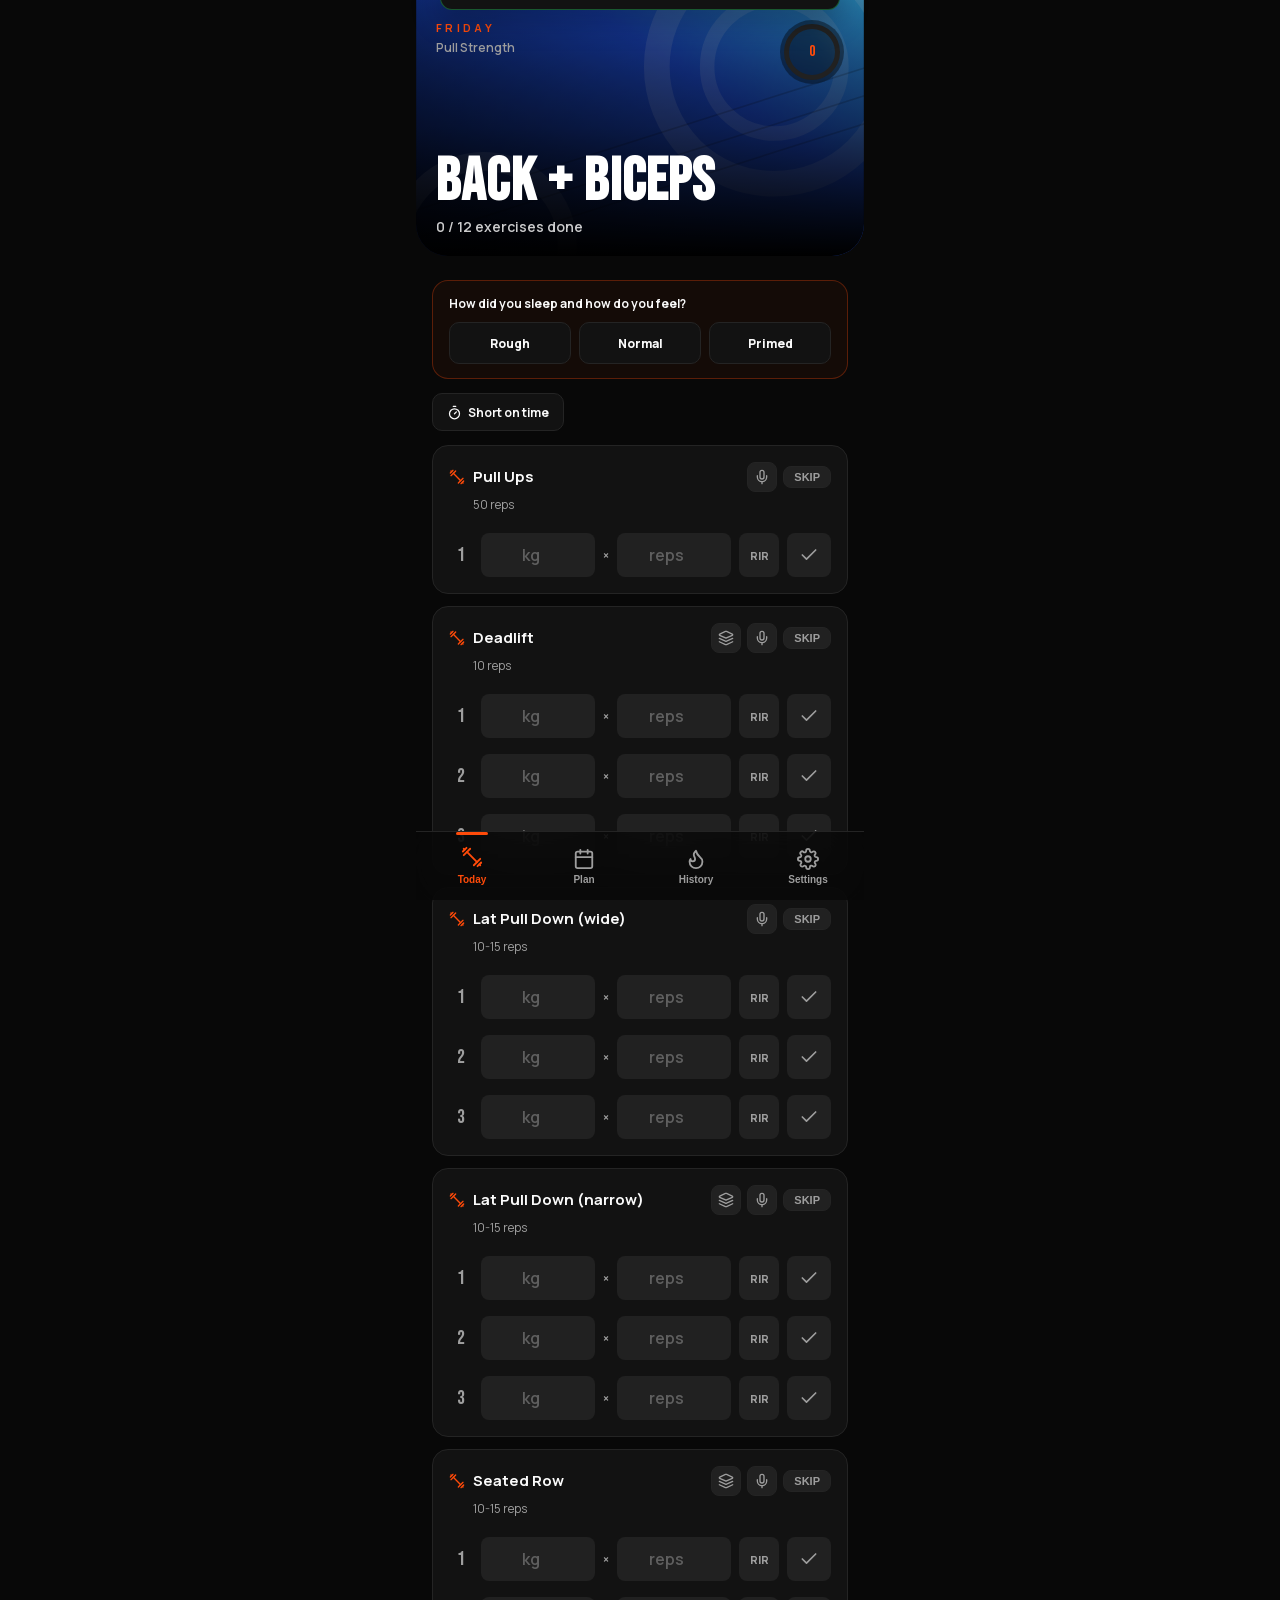
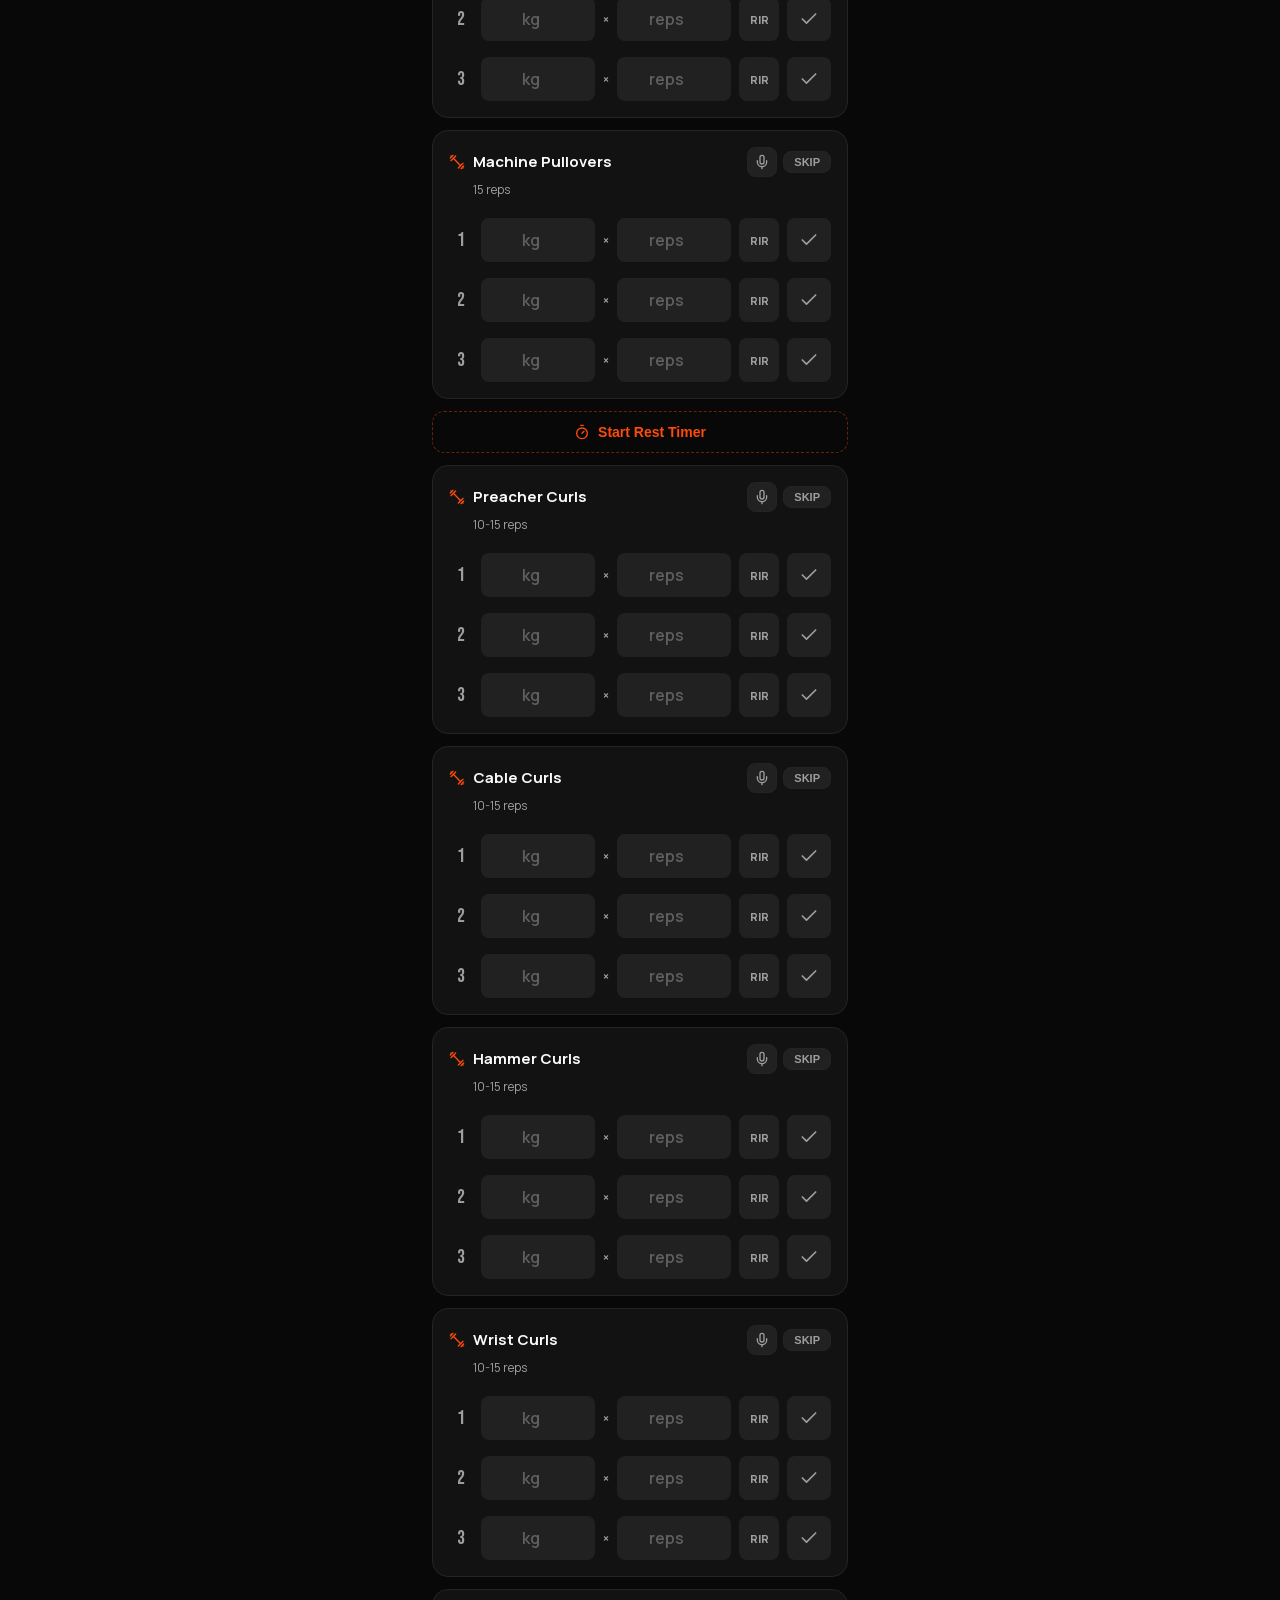
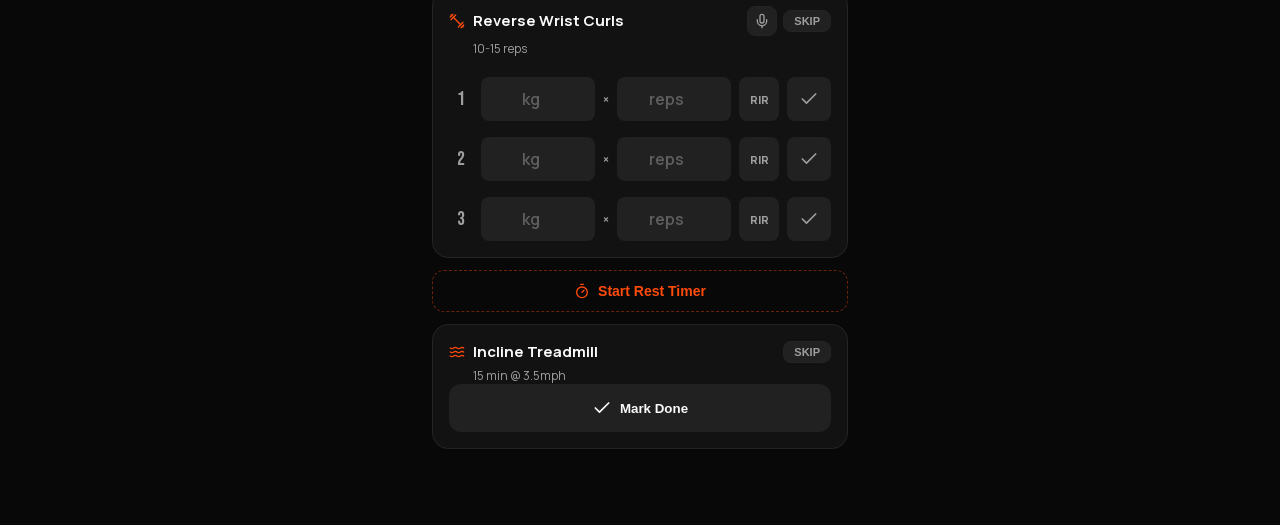
<file: index.html>
<!DOCTYPE html>
<html lang="en" class="dark">
<head>
  <meta charset="UTF-8" />
  <meta name="viewport" content="width=device-width, initial-scale=1.0, maximum-scale=1.0, user-scalable=no" />
  <meta name="theme-color" content="#0a0a0a" />
  <meta name="description" content="Iron Log — the gym-floor logbook. Opens instantly, works offline, remembers what you lifted last time." />
  <title>Iron Log</title>

  <link rel="manifest" href="manifest.webmanifest" />
  <link rel="icon" type="image/png" sizes="192x192" href="icons/icon-192.png" />
  <link rel="apple-touch-icon" href="icons/apple-touch-icon.png" />
  <meta name="apple-mobile-web-app-capable" content="yes" />
  <meta name="apple-mobile-web-app-status-bar-style" content="black-translucent" />
  <meta name="apple-mobile-web-app-title" content="Iron Log" />

  <link rel="stylesheet" href="css/styles.css" />
</head>
<body>
  <div class="app">
    <div id="view"></div>
    <nav>
      <div class="nav-grid" id="nav"></div>
    </nav>
  </div>

  <div id="toast">
    <span id="toast-icon"></span>
    <div>
      <div class="tt" id="toast-title"></div>
      <div class="ts" id="toast-sub"></div>
    </div>
  </div>

  <!-- Scripts loaded sequentially in dependency order -->
  <script src="js/i18n.js"></script>
  <script src="js/data.js"></script>
  <script src="js/state.js"></script>
  <script src="js/coach.js"></script>
  <script src="js/insights.js"></script>
  <script src="js/charts.js"></script>
  <script src="js/qr.js"></script>
  <script src="js/share.js"></script>
  <script src="js/importers.js"></script>
  <script src="js/card.js"></script>
  <script src="js/voice.js"></script>
  <script src="js/ui.js"></script>
  <script src="js/app.js"></script>
</body>
</html>
</file>
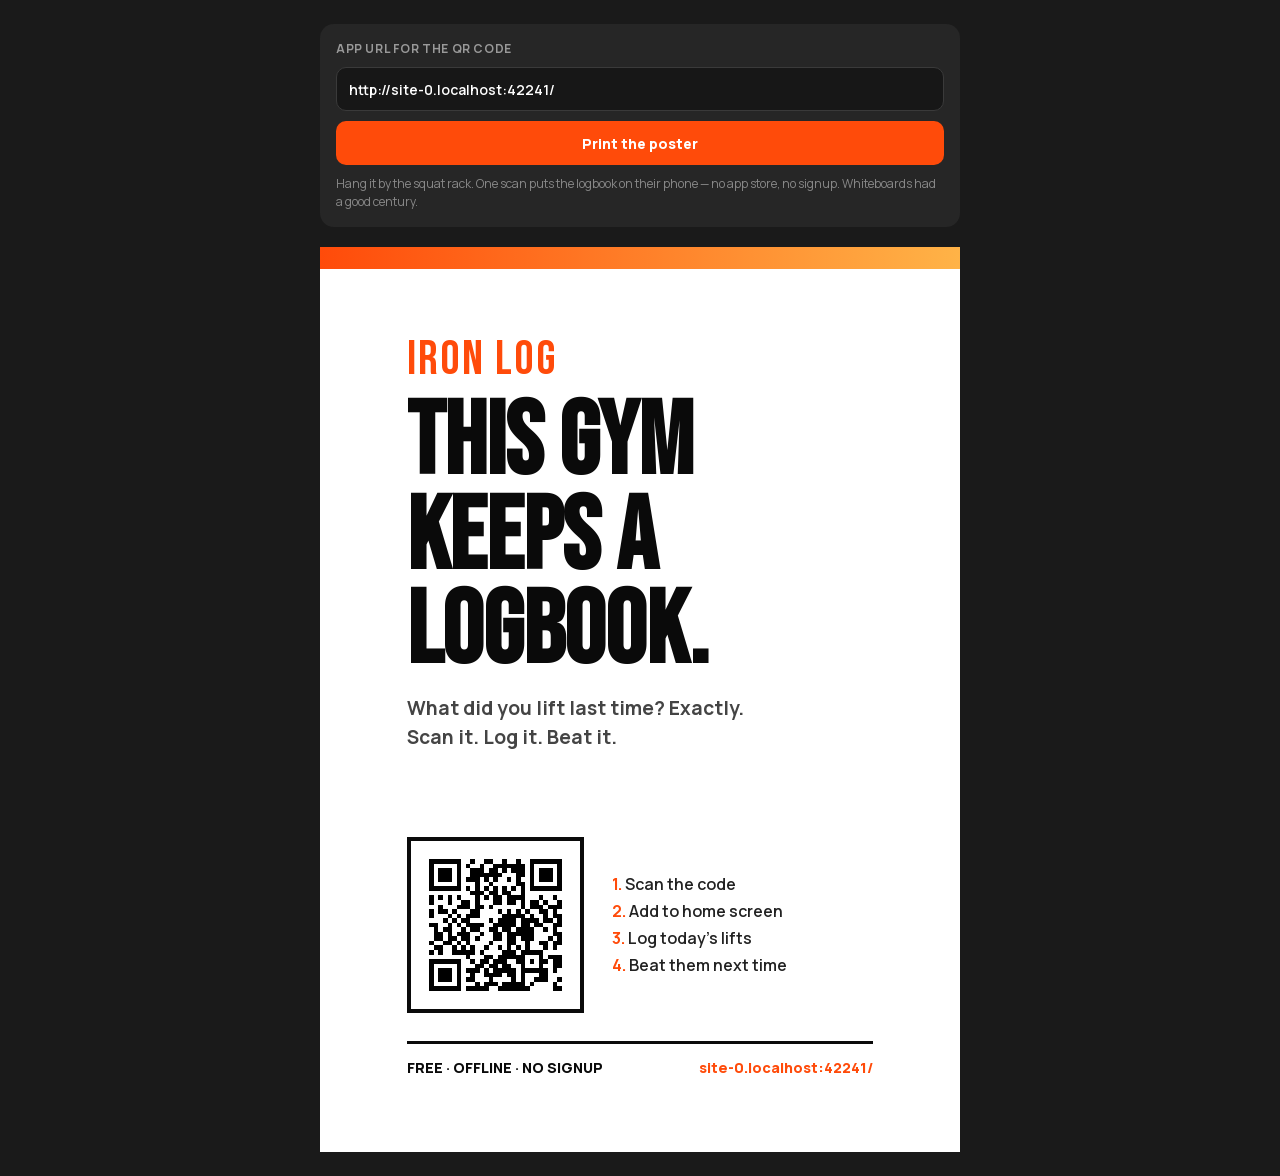
<file: poster.html>
<!DOCTYPE html>
<html lang="en">
<head>
<meta charset="UTF-8" />
<meta name="viewport" content="width=device-width, initial-scale=1.0" />
<title>Iron Log — Gym Poster</title>
<style>
  @font-face {
    font-family: 'Bebas Neue';
    src: url('fonts/bebas-neue.woff2') format('woff2');
    font-weight: 400;
    font-display: swap;
  }
  @font-face {
    font-family: 'Manrope';
    src: url('fonts/manrope.woff2') format('woff2');
    font-weight: 200 800;
    font-display: swap;
  }
  * { box-sizing: border-box; margin: 0; padding: 0; }
  body {
    font-family: 'Manrope', -apple-system, sans-serif;
    background: #1a1a1a;
    display: flex;
    flex-direction: column;
    align-items: center;
    padding: 24px 16px;
    gap: 20px;
  }
  .controls {
    width: 100%;
    max-width: 640px;
    background: #262626;
    color: #eee;
    border-radius: 14px;
    padding: 16px;
    display: flex;
    flex-direction: column;
    gap: 10px;
  }
  .controls label { font-size: 12px; font-weight: 700; letter-spacing: .05em; text-transform: uppercase; color: #999; }
  .controls input {
    height: 44px;
    border-radius: 10px;
    border: 1px solid #3a3a3a;
    background: #171717;
    color: #fff;
    font-family: inherit;
    font-size: 14px;
    font-weight: 600;
    padding: 0 12px;
    outline: none;
  }
  .controls .row { display: flex; gap: 8px; }
  .controls button {
    flex: 1;
    height: 44px;
    border: none;
    border-radius: 10px;
    background: #ff4b0a;
    color: #fff;
    font-family: inherit;
    font-size: 14px;
    font-weight: 800;
    cursor: pointer;
  }
  .controls .hint { font-size: 12px; color: #888; line-height: 1.5; }
  .controls .err { color: #ff6b4a; font-size: 12px; font-weight: 700; display: none; }

  /* The poster itself — A4 portrait proportions */
  .poster {
    width: 640px;
    max-width: 100%;
    aspect-ratio: 210 / 297;
    background: #ffffff;
    color: #0a0a0a;
    display: flex;
    flex-direction: column;
    padding: 6% 7%;
    position: relative;
    overflow: hidden;
  }
  .poster .bar { position: absolute; top: 0; left: 0; right: 0; height: 2.4%; background: linear-gradient(90deg, #ff4b0a, #ffb347); }
  .poster .brand { font-family: 'Bebas Neue'; font-size: 300%; letter-spacing: .04em; color: #ff4b0a; margin-top: 2%; }
  .poster h1 {
    font-family: 'Bebas Neue';
    font-size: 640%;
    line-height: .92;
    text-transform: uppercase;
    margin-top: 2%;
  }
  .poster .sub { font-size: 120%; font-weight: 700; color: #444; margin-top: 3%; line-height: 1.5; }
  .poster .qr-zone { display: flex; align-items: center; gap: 6%; margin-top: auto; }
  .poster canvas { width: 38%; height: auto; image-rendering: pixelated; border: 4px solid #0a0a0a; }
  .poster .steps { flex: 1; font-size: 100%; font-weight: 600; color: #222; line-height: 1.7; }
  .poster .steps b { color: #ff4b0a; }
  .poster .foot { margin-top: 6%; padding-top: 3%; border-top: 3px solid #0a0a0a; display: flex; justify-content: space-between; font-weight: 800; font-size: 90%; }
  .poster .url { color: #ff4b0a; word-break: break-all; }

  @media print {
    body { background: #fff; padding: 0; }
    .controls { display: none; }
    .poster { width: 100%; aspect-ratio: auto; min-height: 96vh; }
  }
</style>
</head>
<body>
  <div class="controls">
    <label for="url">App URL for the QR code</label>
    <input id="url" spellcheck="false" />
    <div class="err" id="err">URL too long for a QR code (max ~100 characters) — use a shorter link.</div>
    <div class="row">
      <button id="print">Print the poster</button>
    </div>
    <div class="hint">Hang it by the squat rack. One scan puts the logbook on their phone —
      no app store, no signup. Whiteboards had a good century.</div>
  </div>

  <div class="poster" id="poster">
    <div class="bar"></div>
    <div class="brand">IRON LOG</div>
    <h1>This gym<br/>keeps a<br/>logbook.</h1>
    <div class="sub">What did you lift last time? Exactly.<br/>Scan it. Log it. Beat it.</div>
    <div class="qr-zone">
      <canvas id="qr"></canvas>
      <div class="steps">
        <b>1.</b> Scan the code<br/>
        <b>2.</b> Add to home screen<br/>
        <b>3.</b> Log today's lifts<br/>
        <b>4.</b> Beat them next time
      </div>
    </div>
    <div class="foot"><span>FREE · OFFLINE · NO SIGNUP</span><span class="url" id="url-label"></span></div>
  </div>

<script src="js/qr.js"></script>
<script>
  const input = document.getElementById('url');
  const err = document.getElementById('err');
  const label = document.getElementById('url-label');

  function defaultUrl() {
    return location.origin + location.pathname.replace(/poster\.html$/, '');
  }

  function redraw() {
    const url = input.value.trim();
    const ok = url && qrToCanvas(document.getElementById('qr'), url, 8, 4);
    err.style.display = ok || !url ? 'none' : 'block';
    label.textContent = url.replace(/^https?:\/\//, '');
  }

  input.value = defaultUrl();
  input.addEventListener('input', redraw);
  document.getElementById('print').addEventListener('click', () => window.print());
  redraw();
</script>
</body>
</html>
</file>
<file: css/styles.css>
/* Self-hosted type — no foreign server is load-bearing (IL-02) */
@font-face {
    font-family: 'Bebas Neue';
    font-style: normal;
    font-weight: 400;
    font-display: swap;
    src: url('../fonts/bebas-neue.woff2') format('woff2');
  }

  @font-face {
    font-family: 'Manrope';
    font-style: normal;
    font-weight: 200 800;
    font-display: swap;
    src: url('../fonts/manrope.woff2') format('woff2');
  }

  :root {
    --background: 0 0% 98%;
    --foreground: 0 0% 4%;
    --card: 0 0% 100%;
    --border: 0 0% 89%;
    --primary: 16 100% 50%;
    --primary-foreground: 0 0% 100%;
    --secondary: 0 0% 94%;
    --muted: 0 0% 94%;
    --muted-foreground: 0 0% 42%;
    --success: 142 72% 38%;
    --success-foreground: 0 0% 100%;
    --destructive: 0 84% 60%;
    --radius: 0.75rem;
  }
  
  html.dark {
    --background: 0 0% 3%;
    --foreground: 0 0% 98%;
    --card: 0 0% 7%;
    --border: 0 0% 14%;
    --primary: 16 100% 52%;
    --primary-foreground: 0 0% 100%;
    --secondary: 0 0% 13%;
    --muted: 0 0% 13%;
    --muted-foreground: 0 0% 62%;
    --success: 142 68% 45%;
    --success-foreground: 0 0% 4%;
    --destructive: 0 72% 51%;
  }
  
  * {
    box-sizing: border-box;
    margin: 0;
    padding: 0;
    -webkit-tap-highlight-color: transparent;
  }
  
  body {
    font-family: 'Manrope', -apple-system, BlinkMacSystemFont, sans-serif;
    background: hsl(var(--background));
    color: hsl(var(--foreground));
    -webkit-font-smoothing: antialiased;
    overscroll-behavior-y: none;
  }
  
  input {
    font-family: inherit;
  }
  
  .app {
    position: relative;
    margin: 0 auto;
    width: 100%;
    max-width: 448px;
    min-height: 100vh;
    background: hsl(var(--background));
    padding-bottom: 76px;
    overflow-x: hidden;
  }
  
  .display {
    font-family: 'Bebas Neue', sans-serif;
    letter-spacing: .02em;
  }
  
  .eyebrow {
    font-size: 11px;
    letter-spacing: .3em;
    text-transform: uppercase;
    font-weight: 700;
    color: hsl(var(--primary));
  }
  
  .muted {
    color: hsl(var(--muted-foreground));
  }
  
  ::selection {
    background: hsl(var(--primary));
    color: hsl(var(--primary-foreground));
  }
  
  .no-sb::-webkit-scrollbar {
    display: none;
  }
  
  .no-sb {
    -ms-overflow-style: none;
    scrollbar-width: none;
  }
  
  svg {
    display: block;
  }
  
  /* Nav */
  nav {
    position: fixed;
    bottom: 0;
    left: 50%;
    transform: translateX(-50%);
    width: 100%;
    max-width: 448px;
    z-index: 50;
    border-top: 1px solid hsl(var(--border));
    background: hsl(var(--background) / .8);
    backdrop-filter: blur(24px);
  }
  
  .nav-grid {
    display: grid;
    grid-template-columns: repeat(4, 1fr);
    height: 68px;
  }
  
  .nav-btn {
    position: relative;
    display: flex;
    flex-direction: column;
    align-items: center;
    justify-content: center;
    gap: 4px;
    border: none;
    background: none;
    cursor: pointer;
    color: hsl(var(--muted-foreground));
  }
  
  .nav-btn .lbl {
    font-size: 10px;
    font-weight: 700;
  }
  
  .nav-btn.active {
    color: hsl(var(--primary));
  }
  
  .nav-btn .bar {
    position: absolute;
    top: 0;
    height: 3px;
    width: 32px;
    border-radius: 99px;
    background: hsl(var(--primary));
    opacity: 0;
    transition: opacity .2s;
  }
  
  .nav-btn.active .bar {
    opacity: 1;
  }
  
  .nav-btn.active svg {
    transform: translateY(-2px);
  }
  
  .nav-btn svg {
    transition: transform .2s;
  }
  
  /* Hero */
  .hero {
    position: relative;
    height: 256px;
    width: 100%;
    overflow: hidden;
    border-bottom-left-radius: 2rem;
    border-bottom-right-radius: 2rem;
  }
  
  .hero img {
    position: absolute;
    inset: 0;
    width: 100%;
    height: 100%;
    object-fit: cover;
  }
  
  .hero .ov {
    position: absolute;
    inset: 0;
    background: linear-gradient(to top, #000, rgba(0,0,0,.5), rgba(0,0,0,.2));
  }
  
  .hero .top {
    position: absolute;
    top: 20px;
    left: 20px;
    right: 20px;
    display: flex;
    justify-content: space-between;
    align-items: flex-start;
  }
  
  .hero .bot {
    position: absolute;
    bottom: 20px;
    left: 20px;
    right: 20px;
  }
  
  .hero h1 {
    font-size: 60px;
    line-height: .9;
    text-transform: uppercase;
    color: #fff;
  }
  
  .px {
    padding-left: 16px;
    padding-right: 16px;
  }
  
  .card {
    border-radius: 16px;
    border: 1px solid hsl(var(--border));
    background: hsl(var(--card));
    padding: 16px;
  }
  
  .card.done {
    border-color: hsl(var(--success) / .4);
    background: hsl(var(--success) / .06);
  }
  
  .ex-head {
    display: flex;
    align-items: center;
    gap: 8px;
  }
  
  .ex-name {
    font-weight: 700;
    font-size: 15px;
    line-height: 1.1;
  }
  
  .ex-target {
    font-size: 12px;
    margin-top: 4px;
    margin-left: 24px;
    color: hsl(var(--muted-foreground));
  }
  
  .prev-hint {
    display: flex;
    align-items: center;
    gap: 6px;
    margin: 12px 0;
    margin-left: 24px;
    font-size: 11px;
    font-weight: 600;
    color: hsl(var(--primary) / .9);
  }
  
  .prev-hint .v {
    color: hsl(var(--muted-foreground));
  }
  
  .setrow {
    display: flex;
    align-items: center;
    gap: 8px;
    margin-top: 8px;
  }
  
  .setnum {
    width: 24px;
    text-align: center;
    font-family: 'Bebas Neue';
    font-size: 20px;
    color: hsl(var(--muted-foreground));
  }
  
  .setrow input {
    width: 100%;
    height: 44px;
    border-radius: 8px;
    border: none;
    background: hsl(var(--secondary));
    text-align: center;
    font-weight: 700;
    font-size: 16px;
    color: hsl(var(--foreground));
    outline: none;
  }
  
  .setrow input:focus {
    box-shadow: 0 0 0 2px hsl(var(--primary));
  }
  
  .setrow input::placeholder {
    color: hsl(var(--muted-foreground) / .5);
    font-weight: 600;
  }
  
  .setcell {
    flex: 1;
  }
  
  .xsign {
    color: hsl(var(--muted-foreground));
    font-size: 12px;
    font-weight: 700;
  }
  
  .checkbtn {
    height: 44px;
    width: 44px;
    flex-shrink: 0;
    border-radius: 8px;
    border: none;
    display: flex;
    align-items: center;
    justify-content: center;
    background: hsl(var(--secondary));
    color: hsl(var(--muted-foreground));
    cursor: pointer;
    transition: transform .12s;
  }
  
  .checkbtn:active {
    transform: scale(.9);
  }
  
  .checkbtn.on {
    background: hsl(var(--success));
    color: hsl(var(--success-foreground));
  }
  
  .simplebtn {
    width: 100%;
    height: 48px;
    border-radius: 12px;
    border: none;
    font-weight: 700;
    display: flex;
    align-items: center;
    justify-content: center;
    gap: 8px;
    background: hsl(var(--secondary));
    color: hsl(var(--foreground));
    cursor: pointer;
    transition: transform .12s;
  }
  
  .simplebtn:active {
    transform: scale(.98);
  }
  
  .simplebtn.on {
    background: hsl(var(--success));
    color: hsl(var(--success-foreground));
  }
  
  .breakbtn {
    width: 100%;
    display: flex;
    align-items: center;
    justify-content: center;
    gap: 8px;
    padding: 12px 0;
    border-radius: 12px;
    border: 1px dashed hsl(var(--primary) / .4);
    background: none;
    color: hsl(var(--primary));
    font-weight: 700;
    font-size: 14px;
    cursor: pointer;
    transition: transform .12s;
  }
  
  .breakbtn:active {
    transform: scale(.98);
  }
  
  .stack {
    display: flex;
    flex-direction: column;
    gap: 12px;
  }
  
  .banner {
    margin-bottom: 20px;
    border-radius: 16px;
    background: hsl(var(--success) / .1);
    border: 1px solid hsl(var(--success) / .3);
    padding: 16px;
    display: flex;
    align-items: center;
    gap: 12px;
  }
  
  .banner .t {
    font-weight: 700;
    color: hsl(var(--success));
  }
  
  .banner .s {
    font-size: 12px;
    color: hsl(var(--muted-foreground));
  }
  
  /* Rest Timer Overlay */
  .overlay {
    position: fixed;
    inset: 0;
    z-index: 100;
    display: flex;
    align-items: center;
    justify-content: center;
    background: rgba(0,0,0,.8);
    backdrop-filter: blur(16px);
    padding: 24px;
  }
  
  .timer-num {
    font-family: 'Bebas Neue';
    line-height: 1;
    color: #fff;
    font-size: clamp(6rem, 30vw, 10rem);
  }
  
  .timer-num.danger {
    color: hsl(var(--destructive));
  }
  
  .timer-num.done {
    color: hsl(var(--success));
  }
  
  .timer-actions {
    display: flex;
    gap: 12px;
    margin-top: 32px;
  }
  
  .timer-actions button {
    flex: 1;
    height: 56px;
    border-radius: 12px;
    border: none;
    font-weight: 700;
    display: flex;
    align-items: center;
    justify-content: center;
    gap: 6px;
    cursor: pointer;
    transition: transform .12s;
  }
  
  .timer-actions button:active {
    transform: scale(.95);
  }
  
  .btn-ghost {
    background: rgba(255,255,255,.1);
    color: #fff;
  }
  
  .btn-primary {
    background: hsl(var(--primary));
    color: hsl(var(--primary-foreground));
  }
  
  /* Progress Ring Smoothness */
  .ring-wrap {
    border-radius: 99px;
    background: rgba(0, 0, 0, .4);
    backdrop-filter: blur(8px);
    padding: 4px;
    display: inline-flex;
    align-items: center;
    justify-content: center;
  }
  
  .ring-container {
    position: relative;
    display: inline-flex;
    align-items: center;
    justify-content: center;
    width: 56px;
    height: 56px;
    flex-shrink: 0;
  }
  
  .ring-label {
    position: absolute;
    inset: 0;
    display: flex;
    align-items: center;
    justify-content: center;
    font-family: 'Bebas Neue', sans-serif;
    font-size: 16px;
    line-height: 1;
    text-align: center;
    pointer-events: none;
    font-variant-numeric: tabular-nums;
  }
  
  /* Week View */
  .pill {
    flex-shrink: 0;
    height: 64px;
    width: 56px;
    border-radius: 16px;
    display: flex;
    flex-direction: column;
    align-items: center;
    justify-content: center;
    gap: 4px;
    border: 1px solid hsl(var(--border));
    background: hsl(var(--card));
    cursor: pointer;
    transition: transform .1s;
  }
  
  .pill:active {
    transform: scale(.95);
  }
  
  .pill.active {
    background: hsl(var(--primary));
    border-color: hsl(var(--primary));
  }
  
  .pill .d {
    font-family: 'Bebas Neue';
    font-size: 24px;
    line-height: 1;
    color: hsl(var(--primary));
  }

  .pill.active .d {
    color: #ffffff !important;
  }
  
  .dot {
    width: 6px;
    height: 6px;
    border-radius: 99px;
    background: hsl(var(--primary));
  }
  
  .pill.active .dot {
    background: #ffffff !important;
  }
  
  /* Moon Icon (Inactive State) */
  .pill .moon-icon {
    color: hsl(var(--muted-foreground));
    opacity: 1 !important;
  }

  .pill .moon-icon svg {
    stroke: hsl(var(--muted-foreground));
  }
  
  /* Moon Icon (Active State) */
  .pill.active .moon-icon,
  .pill.active .moon-icon svg {
    color: #ffffff;
    stroke: #ffffff !important;
  }
  
  .wk-hero {
    position: relative;
    height: 160px;
    border-radius: 16px;
    overflow: hidden;
    margin-bottom: 16px;
  }
  
  .wk-hero img {
    position: absolute;
    inset: 0;
    width: 100%;
    height: 100%;
    object-fit: cover;
  }
  
  .wk-hero .ov {
    position: absolute;
    inset: 0;
    background: linear-gradient(to top, #000, rgba(0,0,0,.2));
  }
  
  .wk-hero .cap {
    position: absolute;
    bottom: 16px;
    left: 16px;
  }
  
  .wk-hero h2 {
    font-family: 'Bebas Neue';
    font-size: 36px;
    text-transform: uppercase;
    color: #fff;
    line-height: 1;
  }
  
  .exrow {
    display: flex;
    align-items: center;
    justify-content: space-between;
    border-radius: 12px;
    background: hsl(var(--card));
    border: 1px solid hsl(var(--border));
    padding: 12px 16px;
  }
  
  .exrow .l {
    display: flex;
    align-items: center;
    gap: 12px;
    min-width: 0;
  }
  
  .exrow .n {
    font-weight: 600;
    font-size: 14px;
    white-space: nowrap;
    overflow: hidden;
    text-overflow: ellipsis;
  }
  
  .exrow .r {
    font-size: 12px;
    color: hsl(var(--muted-foreground));
    font-weight: 700;
    flex-shrink: 0;
    margin-left: 12px;
  }
  
  .breaklabel {
    display: flex;
    align-items: center;
    gap: 8px;
    padding: 8px 0 8px 12px;
    font-size: 11px;
    font-weight: 700;
    text-transform: uppercase;
    letter-spacing: .05em;
    color: hsl(var(--primary) / .7);
  }
  
  /* History View */
  .statgrid {
    display: grid;
    grid-template-columns: repeat(3, 1fr);
    gap: 12px;
    margin-top: 24px;
  }
  
  .stat {
    border-radius: 16px;
    background: hsl(var(--card));
    border: 1px solid hsl(var(--border));
    padding: 16px;
    display: flex;
    flex-direction: column;
    gap: 4px;
  }
  
  .stat .v {
    font-family: 'Bebas Neue';
    font-size: 36px;
    line-height: 1;
    margin-top: 4px;
  }
  
  .stat .l {
    font-size: 11px;
    text-transform: uppercase;
    letter-spacing: .05em;
    font-weight: 700;
    color: hsl(var(--muted-foreground));
  }
  
  .wkgrid {
    border-radius: 16px;
    background: hsl(var(--card));
    border: 1px solid hsl(var(--border));
    padding: 16px;
    margin-top: 12px;
  }
  
  .wkgrid .row {
    display: grid;
    grid-template-columns: repeat(7, 1fr);
    gap: 6px;
  }
  
  .wkgrid .col {
    display: flex;
    flex-direction: column;
    align-items: center;
    gap: 8px;
  }
  
  .wkgrid .dl {
    font-size: 12px;
    font-weight: 700;
    color: hsl(var(--muted-foreground));
  }
  
  .circle {
    width: 36px;
    height: 36px;
    border-radius: 99px;
    display: flex;
    align-items: center;
    justify-content: center;
    border: 2px solid hsl(var(--border));
    color: hsl(var(--muted-foreground));
  }

  .circle.on {
    background: hsl(var(--success));
    border-color: hsl(var(--success));
    color: hsl(var(--success-foreground));
  }

  .circle.off {
    border-style: dashed;
    opacity: .45;
  }

  .circle.today {
    border-color: hsl(var(--primary));
  }

  .circle .pip {
    width: 6px;
    height: 6px;
    border-radius: 99px;
    background: hsl(var(--muted-foreground) / .4);
  }
  
  .hitem {
    display: flex;
    align-items: center;
    justify-content: space-between;
    border-radius: 12px;
    background: hsl(var(--card));
    border: 1px solid hsl(var(--border));
    padding: 12px 16px;
  }
  
  .badge {
    font-size: 10px;
    font-weight: 700;
    text-transform: uppercase;
    padding: 4px 8px;
    border-radius: 99px;
    background: hsl(var(--secondary));
    color: hsl(var(--muted-foreground));
  }
  
  .badge.on {
    background: hsl(var(--success) / .15);
    color: hsl(var(--success));
  }
  
  /* History Accordion & Detailed Sets */
  details.history-card {
    border-radius: 16px;
    border: 1px solid hsl(var(--border));
    background: hsl(var(--card));
    padding: 16px;
    transition: border-color 0.2s, background-color 0.2s;
  }
  
  details.history-card[open] {
    border-color: hsl(var(--primary) / 0.4);
  }
  
  details.history-card summary {
    display: flex;
    align-items: center;
    justify-content: space-between;
    list-style: none;
    cursor: pointer;
    user-select: none;
  }
  
  details.history-card summary::-webkit-details-marker {
    display: none;
  }
  
  .history-chevron {
    color: hsl(var(--muted-foreground));
    transition: transform 0.2s cubic-bezier(0.4, 0, 0.2, 1);
    margin-left: 8px;
    flex-shrink: 0;
  }
  
  details.history-card[open] .history-chevron {
    transform: rotate(180deg);
    color: hsl(var(--primary));
  }
  
  .history-body {
    margin-top: 16px;
    padding-top: 12px;
    border-top: 1px dashed hsl(var(--border));
    display: flex;
    flex-direction: column;
    gap: 12px;
  }
  
  .history-ex-item {
    display: flex;
    flex-direction: column;
    gap: 6px;
  }
  
  .history-ex-header {
    display: flex;
    align-items: center;
    gap: 8px;
    font-weight: 700;
    font-size: 13px;
    color: hsl(var(--foreground));
  }
  
  .history-sets-wrap {
    display: flex;
    flex-wrap: wrap;
    gap: 6px;
    margin-left: 24px;
  }
  
  .set-chip {
    display: inline-flex;
    align-items: center;
    gap: 4px;
    background: hsl(var(--secondary));
    padding: 4px 8px;
    border-radius: 6px;
    font-size: 11px;
    font-weight: 600;
    color: hsl(var(--muted-foreground));
  }
  
  .set-chip .num {
    color: hsl(var(--primary));
    font-family: 'Bebas Neue', sans-serif;
    font-size: 13px;
    line-height: 1;
  }
  
  .set-chip .val {
    color: hsl(var(--foreground));
    font-weight: 700;
  }
  
  /* Settings View */
  .toggle {
    position: relative;
    width: 64px;
    height: 36px;
    border-radius: 99px;
    border: none;
    cursor: pointer;
    background: hsl(var(--secondary));
    transition: background .3s;
  }
  
  .toggle.on {
    background: hsl(var(--primary));
  }
  
  .toggle .knob {
    position: absolute;
    top: 4px;
    height: 28px;
    width: 28px;
    border-radius: 99px;
    background: #fff;
    box-shadow: 0 1px 3px rgba(0,0,0,.3);
    display: flex;
    align-items: center;
    justify-content: center;
    color: hsl(var(--primary));
    transition: left .25s cubic-bezier(.4, 0, .2, 1);
    left: 4px;
  }
  
  .toggle.on .knob {
    left: 32px;
  }
  
  /* Toast Component */
  #toast {
    position: fixed;
    top: 16px;
    left: 50%;
    transform: translateX(-50%) translateY(-120%);
    z-index: 200;
    max-width: 400px;
    width: calc(100% - 32px);
    background: hsl(var(--card));
    border: 1px solid hsl(var(--success) / .4);
    border-radius: 12px;
    padding: 14px 16px;
    display: flex;
    align-items: center;
    gap: 10px;
    box-shadow: 0 10px 30px rgba(0,0,0,.3);
    transition: transform .35s cubic-bezier(.4, 0, .2, 1);
  }
  
  #toast.show {
    transform: translateX(-50%) translateY(0);
  }
  
  #toast .tt {
    font-weight: 700;
    font-size: 14px;
  }
  
  #toast .ts {
    font-size: 12px;
    color: hsl(var(--muted-foreground));
  }
  
  /* Animations */
  .fade {
    animation: fade .3s ease;
  }
  
  @keyframes fade {
    from {
      opacity: 0;
      transform: translateY(8px);
    }
    to {
      opacity: 1;
      transform: none;
    }
  }
  
  .pop {
    animation: pop 1s infinite;
  }
  
  @keyframes pop {
    0%, 100% {
      transform: scale(1);
    }
    50% {
      transform: scale(1.06);
    }
  }
  
  /* Reset Button */
  .reset-btn {
    width: 100%;
    height: 48px;
    border-radius: 12px;
    border: 1px solid hsl(var(--destructive) / .4);
    background: hsl(var(--destructive) / .1);
    color: hsl(var(--destructive));
    font-weight: 700;
    font-size: 14px;
    display: flex;
    align-items: center;
    justify-content: center;
    gap: 8px;
    cursor: pointer;
    transition: transform .12s, background-color .2s;
  }
  
  .reset-btn:active {
    transform: scale(.98);
    background: hsl(var(--destructive) / .2);
  }
  
  /* Light Mode Polish Tweaks */
  html:not(.dark) .setrow input::placeholder {
    color: hsl(var(--muted-foreground) / 0.7);
  }
  
  html:not(.dark) .badge {
    background: hsl(var(--secondary));
    color: hsl(var(--foreground) / 0.7);
  }
  
  html:not(.dark) .badge.on {
    background: hsl(var(--success) / 0.15);
    color: hsl(var(--success));
  }

  /* Skip Button & Skipped Card State */
.skip-btn {
    background: hsl(var(--secondary));
    color: hsl(var(--muted-foreground));
    border: 1px solid hsl(var(--border));
    padding: 4px 10px;
    border-radius: 8px;
    font-size: 11px;
    font-weight: 700;
    text-transform: uppercase;
    cursor: pointer;
    transition: all 0.2s ease;
  }
  
  .skip-btn.on {
    background: hsl(var(--muted));
    color: hsl(var(--muted-foreground));
    border-color: transparent;
  }
  
  .card.skipped {
    opacity: 0.6;
    background: hsl(var(--secondary) / 0.3);
    border-color: hsl(var(--border));
  }
  
  .disabled-sets {
    pointer-events: none;
    opacity: 0.5;
  }
  
  /* History Badge for Skipped */
  .badge.skipped-badge {
    background: hsl(var(--muted));
    color: hsl(var(--muted-foreground));
    border: 1px solid hsl(var(--border));
  }

  /* ---------------- Empire-era components ---------------- */

  /* Small action buttons */
  .btnrow {
    display: flex;
    gap: 8px;
    flex-wrap: wrap;
  }

  .btn-sm {
    display: inline-flex;
    align-items: center;
    justify-content: center;
    gap: 6px;
    height: 38px;
    padding: 0 14px;
    border-radius: 10px;
    border: 1px solid hsl(var(--border));
    background: hsl(var(--card));
    color: hsl(var(--foreground));
    font-family: inherit;
    font-weight: 700;
    font-size: 12px;
    cursor: pointer;
    transition: transform .12s;
  }

  .btn-sm:active {
    transform: scale(.96);
  }

  .btn-sm.primary {
    background: hsl(var(--primary));
    border-color: hsl(var(--primary));
    color: hsl(var(--primary-foreground));
  }

  .btn-sm.danger {
    color: hsl(var(--destructive));
    border-color: hsl(var(--destructive) / .4);
  }

  .btn-sm.grow {
    flex: 1;
  }

  .btn-icon {
    display: inline-flex;
    align-items: center;
    justify-content: center;
    width: 38px;
    height: 38px;
    flex-shrink: 0;
    border-radius: 10px;
    border: 1px solid hsl(var(--border));
    background: hsl(var(--card));
    color: hsl(var(--muted-foreground));
    cursor: pointer;
  }

  .btn-icon:disabled {
    opacity: .35;
    cursor: default;
  }

  .btn-icon.danger {
    color: hsl(var(--destructive));
  }

  /* Ghost mode (IL-13) */
  .ghost-hint {
    display: flex;
    align-items: center;
    gap: 6px;
    margin: 4px 0 12px 24px;
    font-size: 11px;
    font-weight: 600;
    color: hsl(265 80% 70%);
  }

  .ghost-hint .v {
    color: hsl(var(--muted-foreground));
  }

  .ghost-active {
    display: flex;
    align-items: center;
    gap: 8px;
    margin-bottom: 12px;
    font-size: 12px;
    font-weight: 700;
    color: hsl(265 80% 70%);
  }

  /* Voice logging (IL-14) */
  .mic-btn {
    display: inline-flex;
    align-items: center;
    justify-content: center;
    width: 30px;
    height: 30px;
    border-radius: 8px;
    border: 1px solid hsl(var(--border));
    background: hsl(var(--secondary));
    color: hsl(var(--muted-foreground));
    cursor: pointer;
  }

  .mic-btn.listening {
    color: hsl(var(--primary));
    border-color: hsl(var(--primary));
    animation: pop 1s infinite;
  }

  /* Plan library (IL-07) */
  .plan-row {
    border-radius: 16px;
    border: 1px solid hsl(var(--border));
    background: hsl(var(--card));
    padding: 14px 16px;
  }

  .plan-row.active {
    border-color: hsl(var(--primary) / .5);
  }

  .plan-name {
    font-weight: 800;
    font-size: 15px;
  }

  .plan-row-actions {
    display: flex;
    gap: 6px;
    flex-wrap: wrap;
    margin-top: 10px;
  }

  .plan-row-actions .btn-sm {
    height: 32px;
    padding: 0 10px;
    font-size: 11px;
  }

  /* Remix editor (IL-08) */
  .ed-label {
    display: block;
    font-size: 10px;
    text-transform: uppercase;
    letter-spacing: .05em;
    font-weight: 700;
    color: hsl(var(--muted-foreground));
    margin-bottom: 4px;
  }

  .ed-input {
    width: 100%;
    height: 40px;
    border-radius: 10px;
    border: 1px solid hsl(var(--border));
    background: hsl(var(--secondary));
    color: hsl(var(--foreground));
    font-family: inherit;
    font-weight: 600;
    font-size: 14px;
    padding: 0 12px;
    outline: none;
  }

  .ed-input:focus {
    box-shadow: 0 0 0 2px hsl(var(--primary));
  }

  .ed-title-input {
    height: 56px;
    font-size: 32px;
    text-transform: uppercase;
    margin-top: 8px;
    font-weight: 400;
  }

  .ed-ex {
    border-radius: 14px;
    border: 1px solid hsl(var(--border));
    background: hsl(var(--card));
    padding: 10px;
    display: flex;
    flex-direction: column;
    gap: 8px;
  }

  .ed-ex.is-break {
    border-style: dashed;
    opacity: .8;
  }

  .ed-ex-top,
  .ed-ex-bottom {
    display: flex;
    gap: 6px;
    align-items: center;
  }

  .ed-name {
    flex: 1;
    min-width: 0;
  }

  .ed-sets {
    width: 64px;
    flex-shrink: 0;
    text-align: center;
  }

  .ed-target {
    flex: 1;
    min-width: 0;
  }

  .muscle-chips {
    display: flex;
    gap: 6px;
    flex-wrap: wrap;
  }

  .chip {
    display: inline-flex;
    align-items: center;
    gap: 6px;
    height: 32px;
    padding: 0 12px;
    border-radius: 99px;
    border: 1px solid hsl(var(--border));
    background: hsl(var(--secondary));
    color: hsl(var(--foreground));
    font-family: inherit;
    font-size: 12px;
    font-weight: 700;
    text-transform: capitalize;
    cursor: pointer;
  }

  .chip.on {
    border-color: hsl(var(--primary));
    color: hsl(var(--primary));
  }

  .chip .swatch {
    width: 10px;
    height: 10px;
    border-radius: 99px;
  }

  /* Settings rows & controls */
  .seclabel {
    font-size: 11px;
    text-transform: uppercase;
    letter-spacing: .05em;
    font-weight: 700;
    color: hsl(var(--muted-foreground));
    margin-bottom: 16px;
  }

  .setrow-btn {
    display: flex;
    align-items: center;
    gap: 12px;
    width: 100%;
    border-radius: 12px;
    border: 1px solid hsl(var(--border));
    background: hsl(var(--secondary) / .5);
    padding: 12px 14px;
    cursor: pointer;
    color: hsl(var(--foreground));
    font-family: inherit;
    transition: transform .12s;
  }

  .setrow-btn:active {
    transform: scale(.98);
  }

  .setrow-ic {
    color: hsl(var(--primary));
    flex-shrink: 0;
  }

  .setrow-t {
    display: block;
    font-weight: 700;
    font-size: 13px;
  }

  .setrow-s {
    display: block;
    font-size: 11px;
    color: hsl(var(--muted-foreground));
    margin-top: 2px;
  }

  .seg {
    display: flex;
    border-radius: 10px;
    border: 1px solid hsl(var(--border));
    overflow: hidden;
    flex-shrink: 0;
  }

  .seg-btn {
    height: 36px;
    padding: 0 16px;
    border: none;
    background: hsl(var(--secondary));
    color: hsl(var(--muted-foreground));
    font-family: inherit;
    font-weight: 800;
    font-size: 13px;
    cursor: pointer;
  }

  .seg-btn.on {
    background: hsl(var(--primary));
    color: hsl(var(--primary-foreground));
  }

  .lang-select {
    height: 38px;
    border-radius: 10px;
    border: 1px solid hsl(var(--border));
    background: hsl(var(--secondary));
    color: hsl(var(--foreground));
    font-family: inherit;
    font-weight: 700;
    font-size: 13px;
    padding: 0 10px;
    outline: none;
  }

  /* PR passport (IL-19) */
  .record-row {
    display: flex;
    align-items: baseline;
    gap: 10px;
    padding: 8px 0;
    border-bottom: 1px dashed hsl(var(--border));
    font-size: 13px;
  }

  .record-row:last-of-type {
    border-bottom: none;
  }

  .record-rank {
    font-family: 'Bebas Neue';
    font-size: 18px;
    color: hsl(var(--primary));
    width: 20px;
    flex-shrink: 0;
  }

  .record-name {
    flex: 1;
    min-width: 0;
    font-weight: 700;
    white-space: nowrap;
    overflow: hidden;
    text-overflow: ellipsis;
  }

  .record-val {
    font-weight: 800;
    flex-shrink: 0;
  }

  .record-date {
    font-size: 11px;
    flex-shrink: 0;
  }

  /* ---------------- Coach era (Round 3) ---------------- */

  .coach-chip {
    display: flex;
    align-items: center;
    gap: 6px;
    margin: 10px 0 0 24px;
    padding: 7px 10px;
    border-radius: 10px;
    border: 1px solid hsl(var(--primary) / .35);
    background: hsl(var(--primary) / .08);
    color: hsl(var(--primary));
    font-family: inherit;
    font-size: 11px;
    font-weight: 700;
    text-align: left;
    cursor: pointer;
    transition: transform .12s;
  }

  .coach-chip:active {
    transform: scale(.97);
  }

  .coach-chip.deload {
    border-color: hsl(45 90% 50% / .4);
    background: hsl(45 90% 50% / .09);
    color: hsl(45 90% 45%);
  }

  html.dark .coach-chip.deload {
    color: hsl(45 90% 60%);
  }

  .rir-btn {
    height: 44px;
    min-width: 40px;
    flex-shrink: 0;
    border-radius: 8px;
    border: none;
    background: hsl(var(--secondary));
    color: hsl(var(--muted-foreground));
    font-family: inherit;
    font-size: 11px;
    font-weight: 800;
    cursor: pointer;
  }

  .rir-btn.on {
    color: hsl(var(--primary));
    box-shadow: inset 0 0 0 1px hsl(var(--primary) / .5);
  }

  /* Compact auto rest timer pill */
  #rest-pill {
    position: fixed;
    bottom: 84px;
    left: 50%;
    transform: translateX(-50%);
    z-index: 90;
    display: flex;
    align-items: center;
    gap: 8px;
    padding: 10px 14px;
    border-radius: 99px;
    background: hsl(var(--card));
    border: 1px solid hsl(var(--primary) / .5);
    color: hsl(var(--primary));
    box-shadow: 0 8px 24px rgba(0,0,0,.35);
    font-size: 14px;
  }

  #rest-pill b {
    font-variant-numeric: tabular-nums;
    color: hsl(var(--foreground));
  }

  #rest-pill .add {
    font-size: 11px;
    font-weight: 800;
    cursor: pointer;
    padding: 4px 8px;
    border-radius: 99px;
    background: hsl(var(--secondary));
    color: hsl(var(--foreground));
  }

  #rest-pill .x {
    display: inline-flex;
    color: hsl(var(--muted-foreground));
    cursor: pointer;
    padding: 4px;
  }

  #rest-pill.done {
    border-color: hsl(var(--success));
    color: hsl(var(--success));
  }

  /* Warm-up overlay */
  .wu-card {
    width: 100%;
    max-width: 360px;
    background: hsl(var(--card));
    border: 1px solid hsl(var(--border));
    border-radius: 20px;
    padding: 22px;
    color: hsl(var(--foreground));
  }

  .wu-row {
    display: flex;
    align-items: baseline;
    gap: 10px;
    padding: 9px 0;
    border-bottom: 1px dashed hsl(var(--border));
    font-size: 14px;
  }

  .wu-row .wu-w {
    font-family: 'Bebas Neue';
    font-size: 22px;
    min-width: 76px;
    color: hsl(var(--foreground));
  }

  .wu-row .wu-r {
    font-weight: 800;
    color: hsl(var(--muted-foreground));
    min-width: 56px;
  }

  .wu-row .wu-p {
    margin-left: auto;
    font-size: 11px;
    font-weight: 700;
    color: hsl(var(--muted-foreground));
    text-align: right;
  }

  .wu-row.work {
    border-bottom: none;
    margin-top: 4px;
  }

  .wu-row.work .wu-w,
  .wu-row.work .wu-p {
    color: hsl(var(--primary));
  }

  .wu-close {
    width: 100%;
    height: 52px;
    border: none;
    border-radius: 12px;
    font-family: inherit;
    font-weight: 800;
    font-size: 14px;
    display: flex;
    align-items: center;
    justify-content: center;
    gap: 8px;
    margin-top: 16px;
    cursor: pointer;
  }

  /* Charts */
  .chart-card {
    padding: 16px;
    position: relative;
  }

  .chart-tip {
    position: absolute;
    top: 10px;
    right: 12px;
    background: hsl(var(--secondary));
    border: 1px solid hsl(var(--border));
    border-radius: 8px;
    padding: 5px 9px;
    font-size: 11px;
    font-weight: 700;
    color: hsl(var(--foreground));
    pointer-events: none;
  }

  .chart-data {
    margin-top: 10px;
  }

  .chart-data summary {
    font-size: 11px;
    font-weight: 700;
    text-transform: uppercase;
    letter-spacing: .05em;
    color: hsl(var(--muted-foreground));
    cursor: pointer;
  }

  .chart-data-row {
    display: flex;
    justify-content: space-between;
    gap: 8px;
    padding: 6px 0;
    border-bottom: 1px dashed hsl(var(--border));
    font-size: 12px;
    color: hsl(var(--muted-foreground));
  }

  .chart-data-row b {
    color: hsl(var(--foreground));
  }

  /* Weekly volume bars */
  .vol-row {
    display: flex;
    align-items: center;
    gap: 10px;
    padding: 5px 0;
  }

  .vol-label {
    width: 76px;
    flex-shrink: 0;
    font-size: 11px;
    font-weight: 700;
    color: hsl(var(--muted-foreground));
  }

  .vol-track {
    position: relative;
    flex: 1;
    height: 12px;
    border-radius: 6px;
    background: hsl(var(--secondary));
    overflow: visible;
  }

  .vol-fill {
    position: absolute;
    left: 0;
    top: 0;
    bottom: 0;
    border-radius: 6px;
    background: hsl(var(--primary));
    min-width: 2px;
  }

  .vol-ref {
    position: absolute;
    top: -3px;
    bottom: -3px;
    width: 2px;
    border-radius: 2px;
    background: hsl(var(--muted-foreground) / .7);
  }

  .vol-val {
    width: 26px;
    flex-shrink: 0;
    text-align: right;
    font-size: 12px;
    font-weight: 800;
    color: hsl(var(--foreground));
  }

  .muscle-chips .chip {
    white-space: nowrap;
    flex-shrink: 0;
  }

  /* ---------------- First principles (Round 4) ---------------- */

  /* P1 readiness dial */
  .ready-card {
    border-radius: 16px;
    border: 1px solid hsl(var(--primary) / .3);
    background: hsl(var(--primary) / .05);
    padding: 14px 16px;
    margin-bottom: 14px;
  }

  .ready-ask {
    font-size: 12px;
    font-weight: 700;
    color: hsl(var(--foreground));
    margin-bottom: 10px;
  }

  .ready-row {
    display: flex;
    gap: 8px;
  }

  .ready-btn {
    flex: 1;
    height: 42px;
    border-radius: 10px;
    border: 1px solid hsl(var(--border));
    background: hsl(var(--card));
    color: hsl(var(--foreground));
    font-family: inherit;
    font-weight: 800;
    font-size: 12px;
    cursor: pointer;
    transition: transform .12s, border-color .2s;
  }

  .ready-btn:active {
    transform: scale(.96);
  }

  .ready-btn:hover {
    border-color: hsl(var(--primary));
  }

  /* P4 ditto */
  .ditto-btn {
    height: 44px;
    width: 36px;
    flex-shrink: 0;
    border-radius: 8px;
    border: 1px dashed hsl(var(--border));
    background: transparent;
    color: hsl(var(--muted-foreground));
    display: flex;
    align-items: center;
    justify-content: center;
    cursor: pointer;
  }

  .ditto-btn:active {
    transform: scale(.92);
  }

  /* P5 rest truth */
  .rest-truth {
    margin: 2px 0 0 32px;
    font-size: 10px;
    font-weight: 700;
    letter-spacing: .04em;
    text-transform: uppercase;
    color: hsl(var(--muted-foreground) / .8);
  }

  /* P8 comeback chip shares the coach chip shape */
  .coach-chip.comeback {
    border-color: hsl(200 80% 50% / .4);
    background: hsl(200 80% 50% / .08);
    color: hsl(200 80% 42%);
  }

  html.dark .coach-chip.comeback {
    color: hsl(200 80% 62%);
  }

  /* P7 load radar */
  .radar-card {
    margin-top: 20px;
    border-radius: 16px;
    border: 1px solid hsl(var(--border));
    background: hsl(var(--card));
    padding: 14px 16px;
    border-left-width: 4px;
  }

  .radar-head {
    display: flex;
    align-items: center;
    gap: 8px;
    font-weight: 800;
    font-size: 14px;
  }

  .radar-sub {
    margin-top: 5px;
    font-size: 12px;
    line-height: 1.5;
    color: hsl(var(--muted-foreground));
  }

  .radar-card.hole {
    border-left-color: hsl(45 90% 50%);
  }

  .radar-card.hole .radar-head {
    color: hsl(45 90% 42%);
  }

  html.dark .radar-card.hole .radar-head {
    color: hsl(45 90% 60%);
  }

  .radar-card.building {
    border-left-color: hsl(var(--success));
  }

  .radar-card.building .radar-head {
    color: hsl(var(--success));
  }

  .radar-card.steady,
  .radar-card.light {
    border-left-color: hsl(var(--muted-foreground) / .5);
  }

  /* P2 recovery + P9 balance reuse the volume row */
  .vol-fill.rec {
    background: linear-gradient(90deg, hsl(var(--primary)), hsl(var(--success)));
  }

  .vol-val.small {
    width: 52px;
    font-size: 10px;
    font-weight: 700;
    color: hsl(var(--muted-foreground));
  }

  .balance-advice {
    margin-top: 12px;
    padding-top: 12px;
    border-top: 1px dashed hsl(var(--border));
    font-size: 12px;
    line-height: 1.5;
    color: hsl(var(--muted-foreground));
  }

  .balance-advice.warn {
    color: hsl(var(--primary));
    font-weight: 700;
  }

  /* P10 forecast */
  .forecast {
    display: flex;
    align-items: flex-start;
    gap: 6px;
    margin-top: 12px;
    padding-top: 12px;
    border-top: 1px dashed hsl(var(--border));
    font-size: 12px;
    line-height: 1.5;
    color: hsl(var(--muted-foreground));
  }

  .forecast b {
    color: hsl(var(--primary));
  }
</file>
